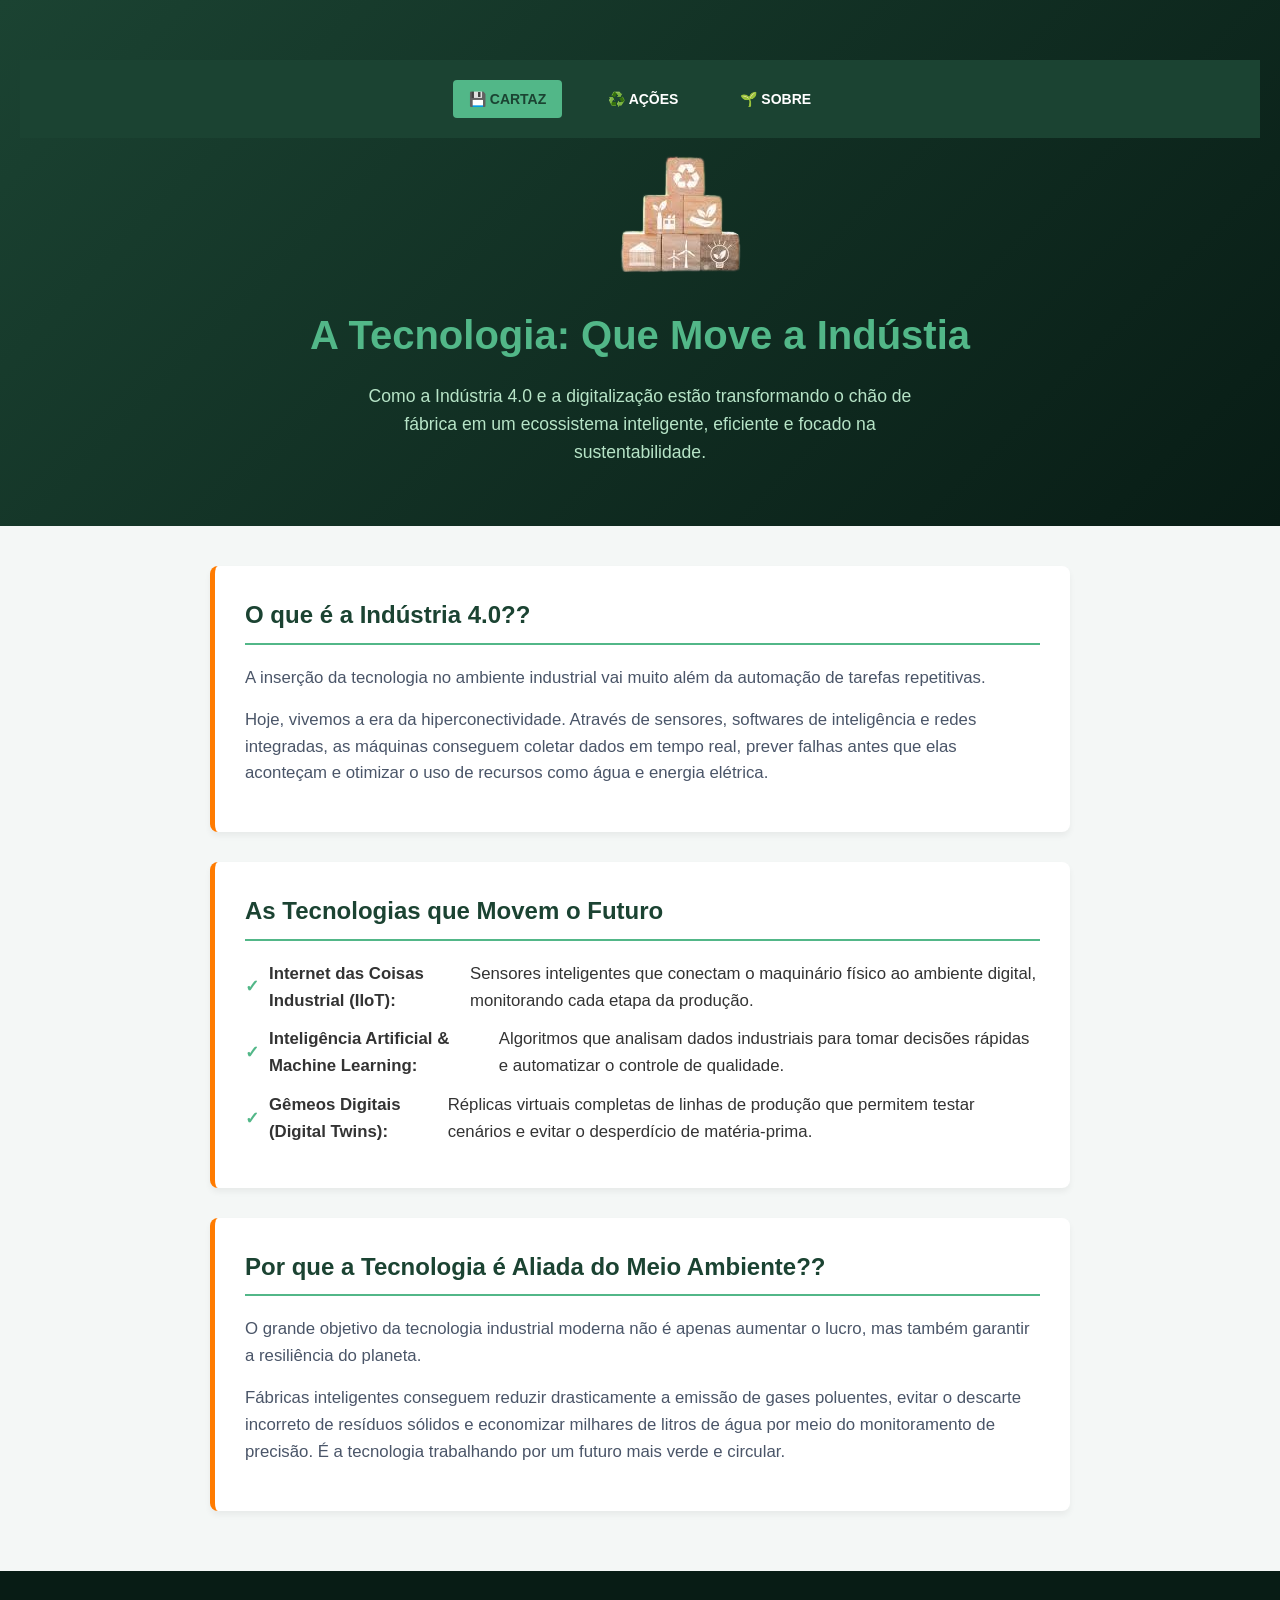
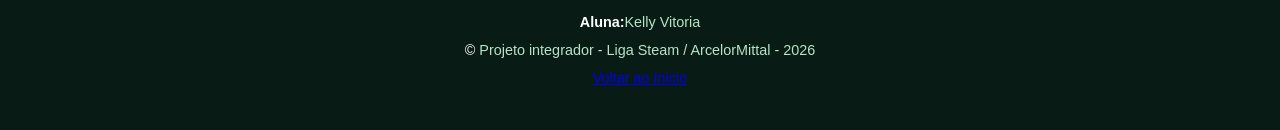
<file: index.html>
<!DOCTYPE html>
<html lang="pt-br">
<head>
    <meta charset="UTF-8">
    <meta name="viewport" content="width=device-width, initial-scale=1.0">
    <title>Tecnologia no ambiente industrial</title>
    <link rel="stylesheet" href="/css/style.css">
</head>
<body>
    <header>
        <nav class="menu-navegacao">
           <a href="index.html" class="ativo">💾 cartaz</a>
            <a href="acoes.html">♻️ Ações</a>
            <a href="sobre.html">🌱 Sobre</a>
        </nav>
        <div class="img.index">
            <img src="assets/images-removebg-preview.png" alt="">
        </div>
        <h1>A Tecnologia: Que Move a Indústia</h1>
        <p>Como a Indústria 4.0 e a digitalização estão transformando o chão de fábrica em um ecossistema inteligente, eficiente e focado na sustentabilidade.</p>
    </header>
    <main>
        <section>
                <h2>O que é a Indústria 4.0??</h2>
                <P>
                A inserção da tecnologia no ambiente industrial vai muito além da automação de tarefas repetitivas.
                <p>Hoje, vivemos a era da hiperconectividade. Através de sensores, softwares de inteligência e redes integradas, as máquinas conseguem coletar dados em tempo real, prever falhas antes que elas aconteçam e otimizar o uso de recursos como água e energia elétrica.</p>
        </section>

        <section class="secao-cinza">
            <div class="container-central">
                <h2>As Tecnologias que Movem o Futuro</h2>
                <ul>
                    <li><span>&check;</span><strong>Internet das Coisas Industrial (IIoT):</strong>Sensores inteligentes que conectam o maquinário físico ao ambiente digital, monitorando cada etapa da produção.</li>
                    <li><span>&check;</span><strong> Inteligência Artificial & Machine Learning:</strong>Algoritmos que analisam dados industriais para tomar decisões rápidas e automatizar o controle de qualidade.</li>
                    <li ><span>&check;</span><strong>Gêmeos Digitais (Digital Twins):</strong>Réplicas virtuais completas de linhas de produção que permitem testar cenários e evitar o desperdício de matéria-prima.</li>
                </ul>
            </div>
        </section>

        <section>
            <h2>Por que a Tecnologia é Aliada do Meio Ambiente??</h2>
            <p>O grande objetivo da tecnologia industrial moderna não é apenas aumentar o lucro, mas também garantir a resiliência do planeta.</p>
            <p>Fábricas inteligentes conseguem reduzir drasticamente a emissão de gases poluentes, evitar o descarte incorreto de resíduos sólidos e economizar milhares de litros de água por meio do monitoramento de precisão. É a tecnologia trabalhando por um futuro mais verde e circular.</p>
        </section>
    </main>

    <footer>

        <p><strong>Aluna:</strong>Kelly Vitoria</p>
        <p><span style="color: white">&copy;</span> Projeto integrador - Liga Steam / ArcelorMittal - 2026
        </p>
        <a href="#" class="botao">Voltar ao ínicio</a>
    </footer>


</body>
</html>
</file>
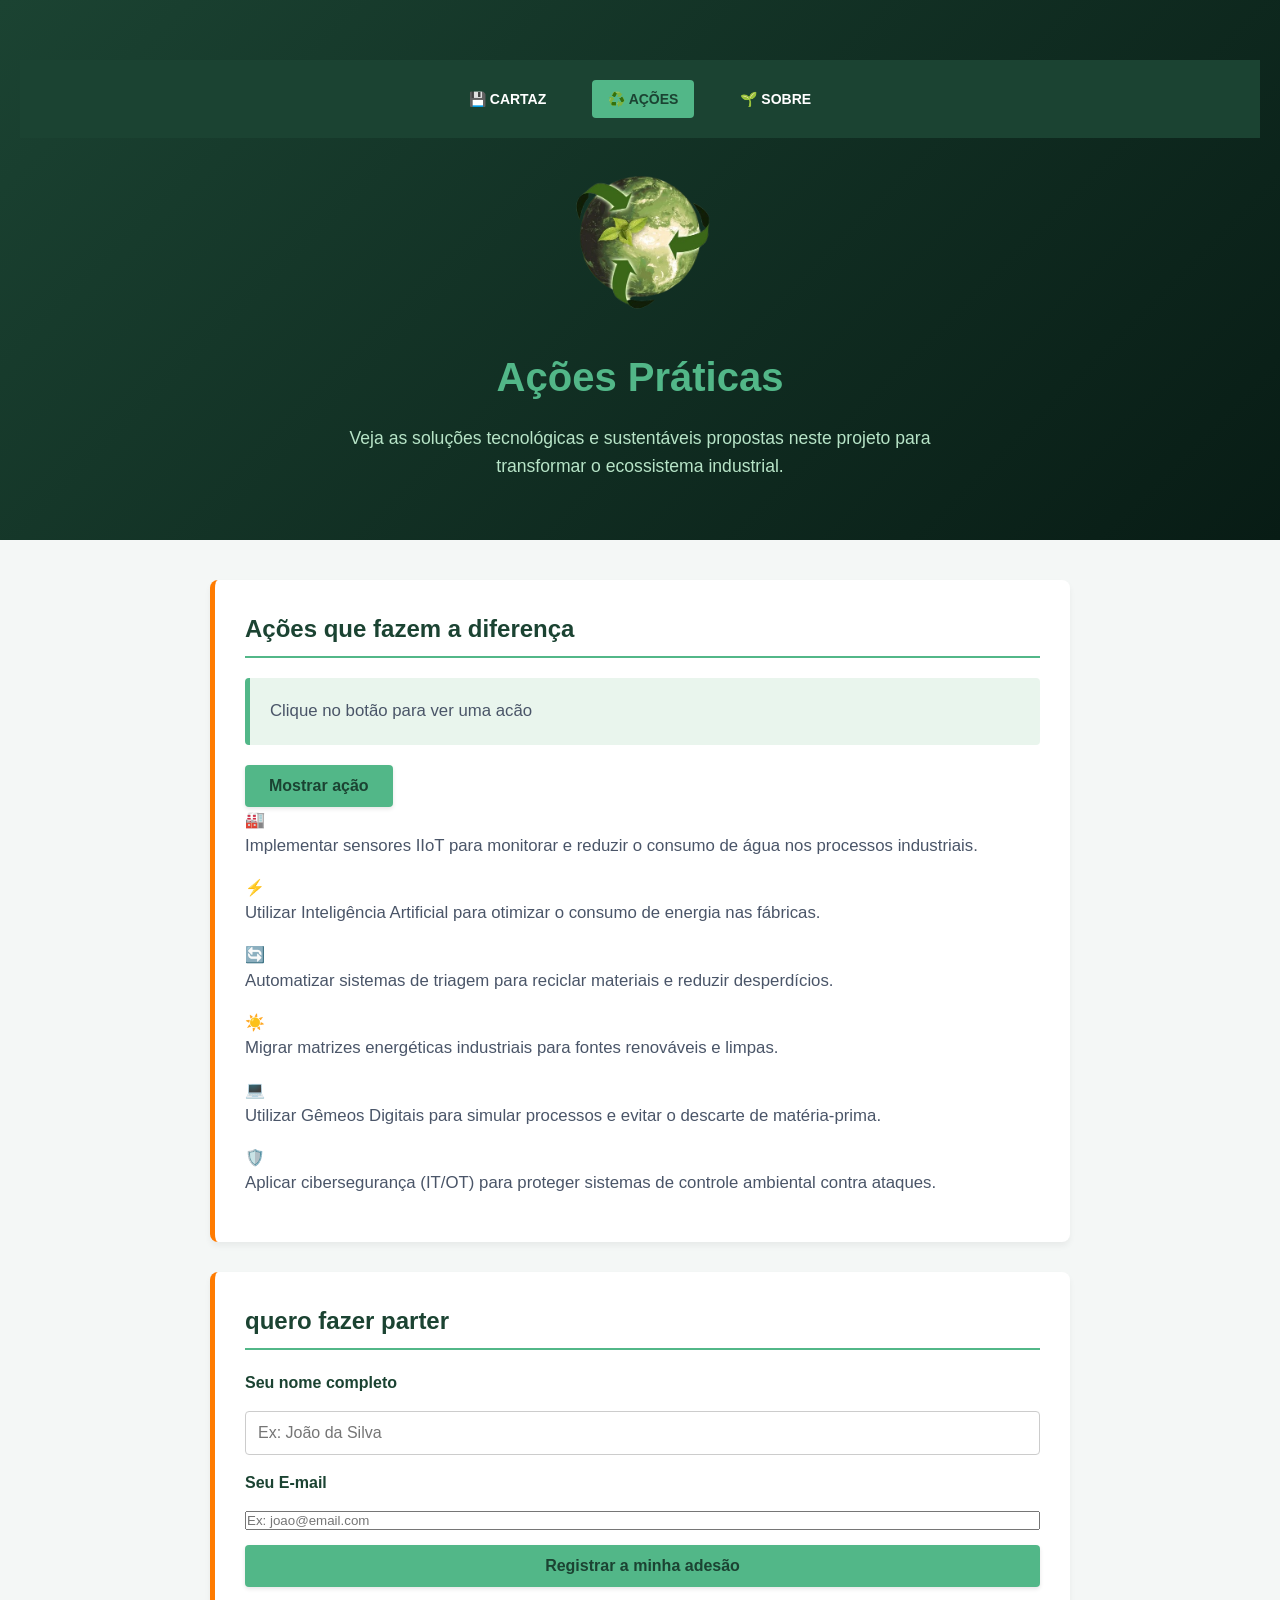
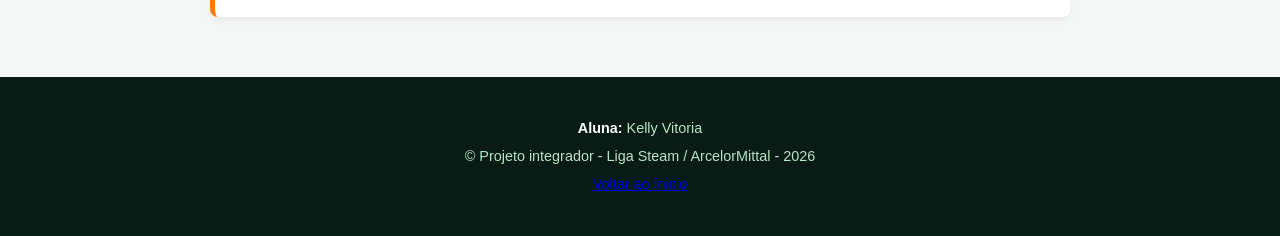
<file: acoes.html>
<!DOCTYPE html>
<html lang="pt-br">
<head>
    <meta charset="UTF-8">
    <meta name="viewport" content="width=device-width, initial-scale=1.0">
    <title>Ações Práticas | O que você pode fazer</title>
    <link rel="stylesheet" href="/css/style.css">
    <script src="/js/script.js" defer></script>
</head>
<body>
    <header>
        <nav class="menu-navegacao">
           <a href="index.html">💾 cartaz</a>
            <a href="acoes.html" class="ativo">♻️ Ações</a>
            <a href="sobre.html">🌱 Sobre</a>
        </nav>
        <div class="img.acoes">
            <img src="assets/Desenvolvimento-Sustentavel-20220522-removebg-preview.png" alt="">
        </div>
        <h1>Ações Práticas</h1>
        <p>Veja as soluções tecnológicas e sustentáveis propostas neste projeto para transformar o ecossistema industrial.</p>
    </header>

    <main>

        <section >
            <h2>Ações que fazem a diferença</h2>
            <p id="mostraAcao">Clique no botão para ver uma acão</p>
        <button onclick="mostrarProximacao()">Mostrar ação</button>
            <div class="lista-acoes" id="container-acoes" >
            </div>
        </section>

        <section class="secao-cinza">
            <div class="container-central">
                <h2>quero fazer parter</h2>

                <form class="formulario" id="formulario-adesao" action="">

                    <label for="nome">Seu nome completo</label>
                    <input type="text" id="nome" name="nome" required placeholder="Ex: João da Silva">

                    <label for="email">Seu E-mail</label>
                    <input type="email" id="email" name="email" required placeholder="Ex: joao@email.com">
                    
                    <button type="submit">Registrar a minha adesão</button>

                </form>
            </div>
        </section>
    </main>
    <footer>
        <p><strong>Aluna:</strong> Kelly Vitoria</p>
        <p>&copy; Projeto integrador - Liga Steam / ArcelorMittal - 2026
        </p>
        <a href="#">Voltar ao ínicio</a>
    </footer>
</body>
</html>
</file>
<file: css/style.css>
/* --- CONFIGURAÇÕES GERAIS --- */
* {
    margin: 0;
    padding: 0;
    box-sizing: border-box;
    font-family: 'Segoe UI', Tahoma, Geneva, Verdana, sans-serif;
}

body {
    background-color: #f4f7f6;
    color: #333;
    line-height: 1.6;
}

/* --- MENU DE NAVEGAÇÃO --- */
.menu-navegacao, .menu {
    background-color: #1b4332; /* Verde escuro*/
    padding: 20px;
    display: flex;
    justify-content: center;
    gap: 30px;
    position: sticky;
    top: 0;
    z-index: 1000;
    transition: opacity 0.3s ease;
}

.menu-navegacao a, .menu a {
    color: #fff;
    text-decoration: none;
    font-weight: 600;
    text-transform: uppercase;
    font-size: 14px;
    padding: 8px 16px;
    border-radius: 4px;
    transition: all 0.3s ease;
}

.menu-navegacao a:hover, .menu a:hover {
    background-color: #2d6a4f;
    color: #d8f3dc;
}

.menu-navegacao a.ativo, .menu a.ativo {
    background-color: #52b788; /* Verde destaque para a página ativa */
    color: #1b4332;
}

/* --- CABEÇALHO (HEADER) --- */
header {
    background: linear-gradient(135deg, #1b4332 0%, #081c15 100%);
    color: white;
    text-align: center;
    padding: 60px 20px;
    margin-bottom: 40px;
}

header h1, header .tit {
    font-size: 2.5rem;
    margin-bottom: 15px;
    color: #52b788;
}

header p {
    font-size: 1.1rem;
    max-width: 600px;
    margin: 0 auto;
    color: #b7e4c7;
}

.imagem, .emoji {
    margin-bottom: 20px;
    font-size: 3rem;
}

.imagem img {
    max-width: 150px;
    height: auto;
}

main {
    max-width: 900px;
    margin: 0 auto;
    padding: 0 20px;
}

section {
    border-left: 5px solid #ff7b00;
    padding-left: 15px;
    background-color: white;
    padding: 30px;
    margin-bottom: 30px;
    border-radius: 8px;
    box-shadow: 0 4px 6px rgba(0, 0, 0, 0.05);
}

section h2 {
    color: #1b4332;
    margin-bottom: 20px;
    border-bottom: 2px solid #52b788;
    padding-bottom: 8px;
}

section p {
    font-size: 1.05rem;
    color: #4a5568;
    margin-bottom: 15px;
}
ul {
    list-style: none;
    padding-left: 0;
}

ul li {
    margin-bottom: 12px;
    font-size: 1.05rem;
    display: flex;
    align-items: center;
    gap: 10px;
}

ul li span {
    color: #52b788;
    font-weight: bold;
}
#mostraAcao {
    background-color: #e9f5ed;
    border-left: 5px solid #52b788;
    padding: 20px;
    margin: 20px 0;
    border-radius: 4px;
    font-weight: 500;
    min-height: 60px;
    display: flex;
    align-items: center;
    transition: all 0.3s ease;
}

button {
    background-color: #52b788;
    color: #1b4332;
    border: none;
    padding: 12px 24px;
    font-size: 1rem;
    font-weight: bold;
    border-radius: 4px;
    cursor: pointer;
    box-shadow: 0 2px 4px rgba(0,0,0,0.1);
    transition: all 0.2s ease;
}

button:hover {
    background-color: #40916c;
    color: white;
    transform: translateY(-2px);
}

button:active {
    transform: translateY(0);
}
.formulario {
    display: flex;
    flex-direction: column;
    gap: 15px;
    margin-top: 15px;
}

.formulario label {
    font-weight: 600;
    color: #1b4332;
}

.formulario input[type="text"] {
    padding: 12px;
    border: 1px solid #ccc;
    border-radius: 4px;
    font-size: 1rem;
    outline: none;
    transition: border-color 0.3s;
}

.formulario input[type="text"]:focus {
    border-color: #52b788;
    box-shadow: 0 0 0 3px rgba(82, 183, 136, 0.2);
}

/* --- RODAPÉ (FOOTER) --- */
footer {
    text-align: center;
    padding: 40px 20px;
    margin-top: 60px;
    background-color: #081c15;
    color: #b7e4c7;
    font-size: 0.9rem;
}

footer strong {
    color: #fff;
}

footer p {
    margin-bottom: 5px;
}
/* Configura o movimento de rotação (360 graus) */
@keyframes girar {
    from {
        transform: rotate(0deg);
    }
    to {
        transform: rotate(360deg);
    }
}

/* Classe que faz a imagem girar continuamente */
.imagem-rodando {
    animation: girar 15s linear infinite; /* 15s deixa o giro bem calmo e profissional */
}

/* Garante que a sua div centralize a imagem na tela */
.img\.acoes {
    display: flex;
    justify-content: center;
    margin: 20px 0;
}

.img\.acoes img {
    max-width: 100%;
    width: 250px; /* Tamanho excelente para imagens no cabeçalho */
    height: auto;
}
</file>
